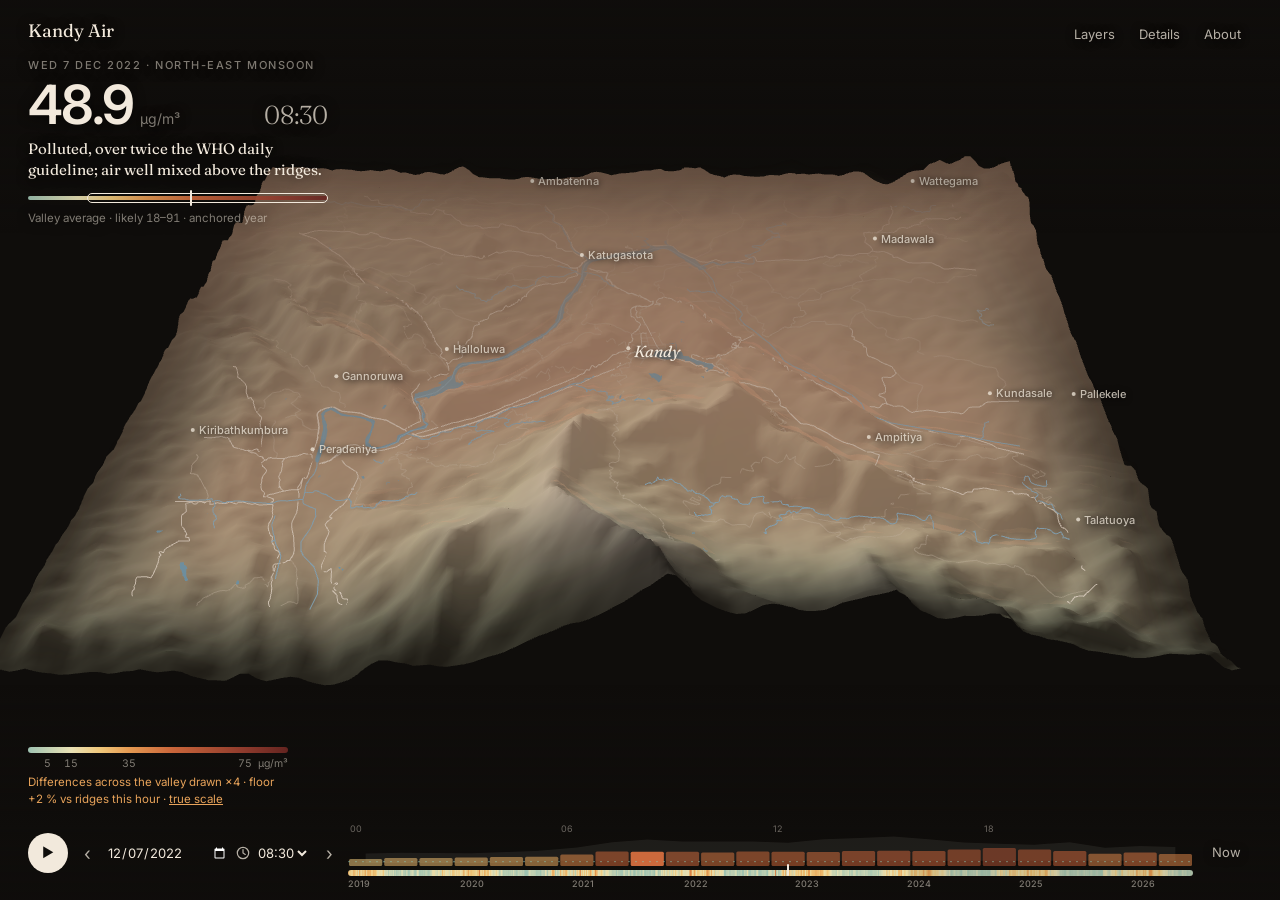
<file: index.html>
<!doctype html>
<html lang="en">
<head>
  <meta charset="utf-8" />
  <meta name="viewport" content="width=device-width, initial-scale=1" />
  <title>Kandy Air</title>
  <meta name="description" content="Fine-particle air pollution (PM2.5) over Kandy, Sri Lanka, reconstructed hour by hour at 1 km since 2019: how much, when, and how sure we are about where." />
  <link rel="preconnect" href="https://fonts.googleapis.com" />
  <link rel="preconnect" href="https://fonts.gstatic.com" crossorigin />
  <link href="https://fonts.googleapis.com/css2?family=Fraunces:ital,opsz,wght@0,9..144,300;0,9..144,400;1,9..144,400&family=Inter:wght@400;500;600&display=swap" rel="stylesheet" />
  <link rel="stylesheet" href="css/site.css?v=1793349600" />
  <script type="importmap">{ "imports": { "three": "./js/vendor/three.module.min.js" } }</script>
  <script>window.CITY_ID = 'kandy';</script>
</head>
<body>
  <div id="loading"><p>Filling the valley…</p></div>
  <div id="scene" aria-label="3-D view of the Kandy valley with this hour's PM2.5 drawn as haze. Drag to turn, click a place for its details."></div>
  <canvas id="flat" aria-label="Map of the Kandy valley with this hour's PM2.5"></canvas>
  <div class="shade"></div>
  <div class="tip" id="tip" hidden></div>
  <div class="busy" id="busy" hidden></div>

  <!-- the hour, in one glance -->
  <section class="now" aria-live="polite">
    <div class="mark">Kandy Air</div>
    <div class="eyebrow" id="c-date">–</div>
    <div class="val num"><span id="c-val">–</span><small>µg/m³</small><span class="t" id="c-time">–</span></div>
    <p class="say" id="c-say"></p>
    <div class="scale" id="c-scale"><div class="ramp"></div><div class="band" id="c-band"></div><div class="med" id="c-med"></div></div>
    <div class="sub num">Valley average · likely <span id="c-rng">–</span> · <span id="tier">anchored year</span></div>
  </section>

  <nav class="tools">
    <button class="tb" id="open-layers" aria-expanded="false">Layers</button>
    <button class="tb" id="open-details" aria-expanded="false">Details</button>
    <button class="tb" id="open-about">About</button>
  </nav>
  <div class="pop glass" id="layers" hidden>
    <label><input type="checkbox" id="wx-tg" /> Weather: wind, rain, mixing height</label>
    <label><input type="checkbox" id="roads-tg" checked /> Roads</label>
    <label><input type="checkbox" id="water-tg" checked /> Rivers &amp; lakes</label>
    <label><input type="checkbox" id="w-conf" /> Where the plausible maps agree</label>
    <label><input type="checkbox" id="true-tg" /> True colour scale (no ×4 stretch)</label>
    <button class="lnk" id="reset-view">Reset the view</button>
    <p class="fine hint">Drag to turn · scroll or pinch to zoom where you point · right-drag or two fingers to move</p>
  </div>

  <!-- map key: the honest label for the contrast stretch -->
  <div class="key" id="key">
    <div class="kramp"></div>
    <div class="kt num"><span>5</span><span>15</span><span>35</span><span>75 µg/m³</span></div>
    <button class="kstretch" id="k-stretch" title="Switch to the true colour scale"></button>
    <div class="kline" id="k-wx" hidden></div>
  </div>

  <!-- point details: follows its pin -->
  <div class="point glass" id="point" hidden>
    <div class="phd" id="pt-drag" title="Drag to move"><span class="pn" id="pt-name">–</span>
      <button class="x" id="point-x" aria-label="Close">×</button></div>
    <div class="pv num"><span id="pt-val">–</span><small>µg/m³</small><span class="pr" id="pt-rel">–</span></div>
    <div class="fine num" id="pt-sub">–</div>
    <svg class="spark" id="pt-spark" aria-label="This spot through the day (dashed: valley average)"></svg>
    <div class="pft"><span class="fine" id="pt-verdict">–</span><button class="lnk" id="pt-csv">CSV</button></div>
  </div>

  <!-- time -->
  <section class="time" aria-label="Time">
    <button class="play" id="play" aria-label="Play the day">▶</button>
    <button class="step" id="prev-day" aria-label="Previous day">‹</button>
    <label class="date"><input type="date" id="date" aria-label="Date" /></label>
    <label class="clock" title="Time of day (Sri Lanka time)"><svg viewBox="0 0 16 16" aria-hidden="true"><circle cx="8" cy="8" r="6.5"/><path d="M8 4v4l2.6 1.6"/></svg><select id="hour" aria-label="Time of day"></select></label>
    <button class="step" id="next-day" aria-label="Next day">›</button>
    <div class="ribbons">
      <div class="day" id="day"><svg id="day-svg"></svg></div>
      <div class="year" id="year"><canvas id="year-cv"></canvas><div id="year-lab"></div></div>
    </div>
    <button class="tb" id="latest">Now</button>
  </section>

  <!-- everything else, closed by default -->
  <aside class="drawer glass" id="drawer" hidden>
    <div class="dhead">
      <div class="tabs" role="tablist">
        <button role="tab" data-tab="air" aria-selected="true">Air</button>
        <button role="tab" data-tab="where" aria-selected="false">Where</button>
        <button role="tab" data-tab="weather" aria-selected="false">Weather</button>
        <button role="tab" data-tab="data" aria-selected="false">Data</button>
      </div>
      <button class="x" id="close-details" aria-label="Close details">×</button>
    </div>
    <div class="body">
      <div class="pane on" id="p-air">
        <p id="air-txt"></p>
        <div class="split"><div class="b" id="c-sb"></div><div class="l" id="c-sl"></div></div>
        <div class="legend2"><span><i style="background:var(--bg-tone)"></i>From outside <b class="num" id="c-pb">–</b></span>
          <span><i style="background:var(--accent)"></i>Made in the valley <b class="num" id="c-pl">–</b></span></div>
        <svg class="mini" id="air-stack" viewBox="0 0 300 120" preserveAspectRatio="none" aria-label="Background and local share through the day"></svg>
        <p class="fine">The split comes from a physical cap on how much of the air can be regional, not from a measured
          source split; across 2019–2023 the valley's own share is about half.</p>
        <div id="air-episode"></div>
        <h4>Documented episodes</h4>
        <div class="chips" id="episodes"></div>
      </div>

      <div class="pane" id="p-where">
        <p id="w-mix"></p>
        <h4>Places</h4>
        <div class="places" id="w-places"></div>
        <h4>Two towns</h4>
        <div class="pair"><select id="town-a" aria-label="First town"></select><span>and</span><select id="town-b" aria-label="Second town"></select></div>
        <div id="w-towns"></div>
        <h4>How sure</h4>
        <p class="fine">How much and when are scaled and fitted to the regulatory station. Where in the valley is physics,
          not measurement: the map's pattern is a satellite surface, stronger where air is trapped under the ridges, and
          its strength is not known. <span id="w-members"></span></p>
        <p class="fine">Kandy's town station reads about twice the Hantana ridge sensor, but mostly by day and least at
          night, when air is most trapped: more likely town traffic or the sensor reading high in humid nights than air
          pooling on the floor, so the map is not sharpened to match it.</p>
      </div>

      <div class="pane" id="p-weather">
        <div class="kv" id="wx-kv"></div>
        <p id="wx-txt"></p>
        <p class="fine" id="wx-cav"></p>
      </div>

      <div class="pane" id="p-data">
        <div class="chips">
          <button class="chip" id="dl-png">Picture of this view</button>
          <button class="chip" id="dl-field">This hour, every 1 km cell (CSV)</button>
          <button class="chip" id="copy-link">Copy a link to this hour</button>
        </div>
        <p class="fine" id="d-tier"></p>
        <p class="fine" id="d-integrity"></p>
        <h4>Credits</h4>
        <div class="kv fine" id="d-credits"></div>
        <p class="fine">Research reconstruction by Daminda Alahakoon (University of Peradeniya). Code and model:
          <a href="https://github.com/daminda1108/kandy_pm25_model">kandy_pm25_model</a>.</p>
      </div>
    </div>
  </aside>

  <div class="modal" id="about" role="dialog" aria-modal="true" aria-labelledby="about-h">
    <article class="glass">
      <button class="x" id="close-about" aria-label="Close">×</button>
      <h2 id="about-h">How it works</h2>
      <p>Each hour the valley's air is built from two parts. A <b>regional background</b> arrives from outside, carried by
        the monsoon winds over the whole island. On top of it the valley <b>adds its own</b>: traffic, cooking, burning,
        held in when the air above the ridges stops mixing.</p>
      <h3>How much, and when</h3>
      <p>The hour-to-hour total comes from a machine-learning model trained on two low-cost sensors near Kandy and driven
        by weather and a global chemistry forecast. Its yearly level comes from satellite estimates, scaled to the Central
        Environmental Authority's Kandy monitoring station; its daily cycle and its weekly rhythm (quieter Sunday and
        holiday mornings, including Poya days) are fitted to that station too. Checked on later
        station years (2022–2023) the level is about right on average (about 1 % low, with wide scatter from day to day);
        day to day it does about as well as a scaled global reanalysis.</p>
      <h3>Where in the valley</h3>
      <p>Nothing measures how the air differs between Kandy's towns: the valley has one regulatory station. The map's
        pattern is physics, not measurement. Its differences are small (a few per cent on a windy afternoon, up to a
        fifth between floor and ridges on a still night), so the map <b>draws them four times stronger</b> to make them
        visible; every number you read is unstretched, and Layers → True colour scale turns the stretch off. In valley
        cities that do have monitoring networks, two places 3–10 km apart usually differ by about 13 %; models learned
        there could not say which of two such places is dirtier.</p>
      <h3>Three kinds of year</h3>
      <p><b>2019–2023</b> are anchored to the satellite level and the station. <b>2024–2026</b> are an extension modelled
        from weather and chemistry; from mid-2025 their day-to-day ups and downs follow the CEA air-quality network in
        nearby towns. Their level reads about 40 % low against the Kandy station, which has itself read higher since it
        restarted in late 2022, so treat the level as uncertain.
        <b>Now</b> shows the latest analysis and a demonstration forecast.</p>
      <h3>Colours</h3>
      <p>Colours are fixed to World Health Organization values (2021): 5 µg/m³ is the annual guideline, 15 the 24-hour
        guideline, 35 and 75 interim targets. The valley average always has its true colour.</p>
    </article>
  </div>

  <script type="module" src="js/app.js?v=1793349600"></script>
</body>
</html>
</file>
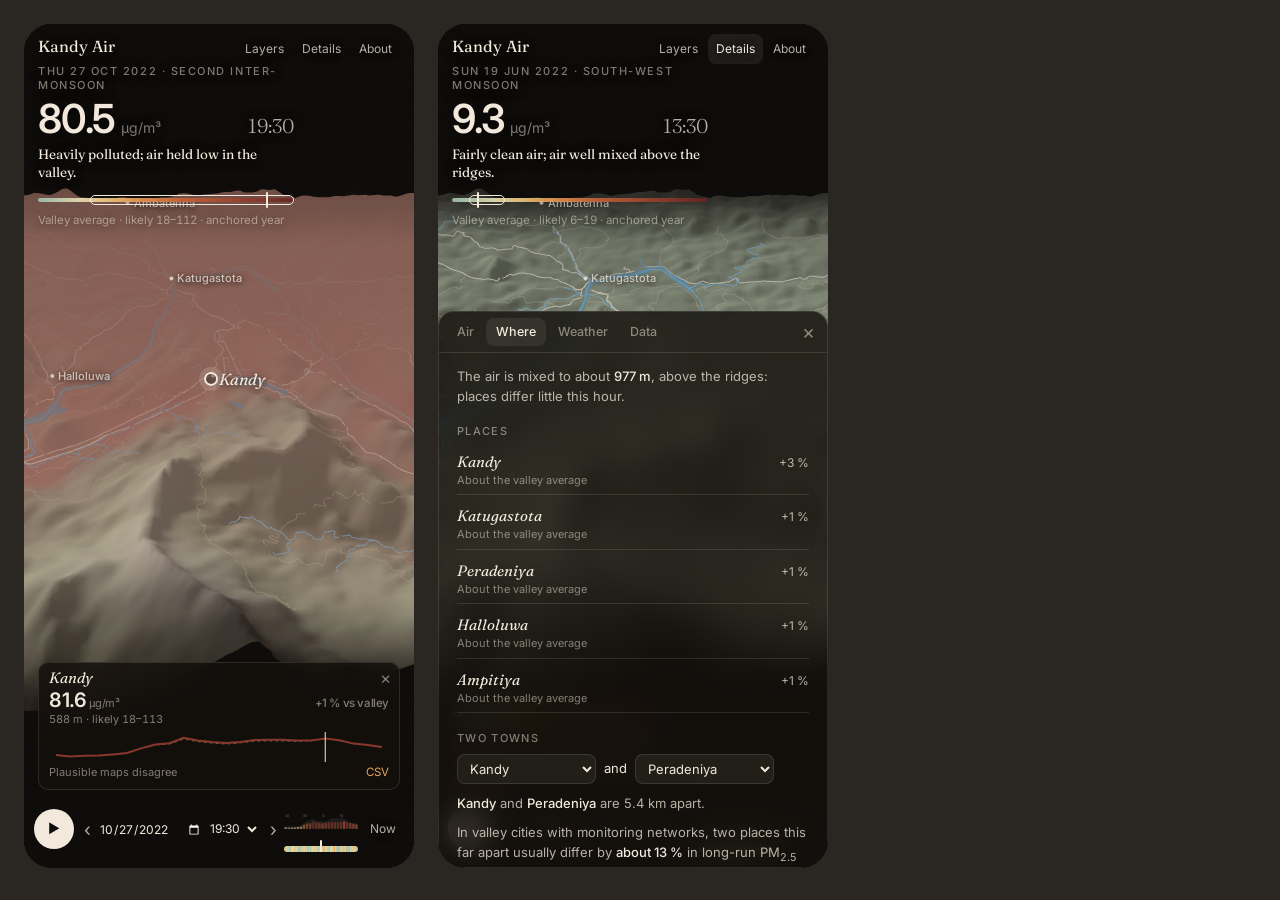
<file: design/A/phone_frame.html>
<!doctype html><meta charset="utf-8"><title>phone frame</title>
<style>body{margin:0;background:#2a2622;display:flex;gap:24px;padding:24px}iframe{border:0;border-radius:28px;background:#0f0d0b}</style>
<iframe src="../../index.html?ph=1#t=1666879200&p=7.2906,80.6337" width="390" height="844"></iframe>
<iframe src="../../index.html?ph=2#t=1655625600&d=where" width="390" height="844"></iframe>
</file>
<file: css/site.css>
/* Kandy Air — design A "The Valley", minimal pass (2026-10-29). The map is the page; the hour is a few lines of
   type over it; time is one slim strip; everything else waits behind Details. Tokens from the phase-0 mock-ups. */
:root {
  --ink-0: #0f0d0b; --ink-1: #17140f; --ink-2: #221e18;
  --ink-line: rgba(242, 233, 220, 0.12);
  --paper: #f2e9dc; --paper-2: rgba(242, 233, 220, 0.74); --paper-3: rgba(242, 233, 220, 0.50);
  --accent: #e8a35a; --cool: #8fc7b2; --bg-tone: #b9a88f;
  --pm-5: #9fc3b2; --pm-15: #e9e1b4; --pm-25: #efc77a; --pm-35: #e59a52; --pm-50: #c9653a; --pm-75: #8e3a2c;
  --ramp: linear-gradient(90deg, var(--pm-5) 0%, var(--pm-15) 16.7%, var(--pm-25) 27.8%, var(--pm-35) 38.9%,
                          var(--pm-50) 55.6%, var(--pm-75) 83.3%, #642420 100%);
  --font-display: 'Fraunces', 'Iowan Old Style', Georgia, serif;
  --font-ui: 'Inter', system-ui, -apple-system, 'Segoe UI', sans-serif;
  --gut: 28px; --blur: saturate(140%) blur(14px);
}
* { box-sizing: border-box; }
html, body { margin: 0; height: 100%; background: var(--ink-0); color: var(--paper); }
body { font: 400 14px/1.5 var(--font-ui); -webkit-font-smoothing: antialiased; overflow: hidden; }
button, select, input { font: inherit; color: inherit; }
a { color: var(--accent); }
[hidden] { display: none !important; }
.num { font-variant-numeric: tabular-nums lining-nums; }
.eyebrow { font: 500 11px/1.3 var(--font-ui); letter-spacing: .14em; text-transform: uppercase; color: var(--paper-3); }
.fine { font-size: 12px; color: var(--paper-3); }
.glass { background: rgba(20, 17, 13, 0.82); backdrop-filter: var(--blur); -webkit-backdrop-filter: var(--blur);
         border: 1px solid var(--ink-line); border-radius: 14px; }
.x { background: none; border: 0; color: var(--paper-3); font-size: 20px; line-height: 1; cursor: pointer; padding: 2px 6px; }
.x:hover { color: var(--paper); }

/* the map */
#scene { position: fixed; inset: 0; }
#scene canvas { display: block; touch-action: none; }
#flat { position: fixed; inset: 0; display: none; }
.no3d #flat { display: block; }
.shade { position: fixed; inset: 0; pointer-events: none;
  background: linear-gradient(180deg, rgba(15,13,11,.72) 0%, rgba(15,13,11,0) 26%, rgba(15,13,11,0) 76%, rgba(15,13,11,.8) 100%); }
.labels { position: absolute; inset: 0; pointer-events: none; overflow: hidden; }
.lbl { position: absolute; left: 0; top: 0; font: 500 11px/1 var(--font-ui); color: var(--paper-2); white-space: nowrap;
       text-shadow: 0 1px 6px rgba(0,0,0,.9); margin: -6px 0 0 8px; transition: opacity .2s; }
.lbl::before { content: ''; position: absolute; left: -8px; top: 3px; width: 4px; height: 4px; border-radius: 50%; background: var(--paper-2); }
.lbl.city { font: 400 italic 16px/1 var(--font-display); color: var(--paper); }
.pin { position: absolute; left: -7px; top: -7px; width: 14px; height: 14px; border-radius: 50%;
       border: 2px solid var(--paper); background: rgba(15,13,11,.35); box-shadow: 0 0 0 5px rgba(242,233,220,.15); }

/* the hour */
.now { position: fixed; left: var(--gut); top: 22px; width: 300px; z-index: 6; text-shadow: 0 1px 12px rgba(0,0,0,.6); }
.mark { font: 400 18px/1 var(--font-display); margin-bottom: 18px; }
.val { margin: 6px 0 2px; font: 600 54px/1 var(--font-ui); letter-spacing: -.03em; display: flex; align-items: baseline; gap: 6px; }
.val small { font: 400 14px var(--font-ui); color: var(--paper-3); letter-spacing: 0; }
.val .t { margin-left: auto; font: 300 26px/1 var(--font-display); letter-spacing: 0; color: var(--paper-2); }
.say { margin: 6px 0 10px; font: 400 15px/1.4 var(--font-display); color: var(--paper); }
.scale { position: relative; height: 16px; }
.scale .ramp { position: absolute; left: 0; right: 0; top: 6px; height: 4px; border-radius: 4px; background: var(--ramp); opacity: .9; }
.scale .band { position: absolute; top: 3px; height: 10px; border: 1.5px solid var(--paper); border-radius: 6px; transition: left .3s, width .3s; }
.scale .med { position: absolute; top: 0; width: 2px; height: 16px; background: var(--paper); border-radius: 2px; transition: left .3s; }
.sub { margin-top: 4px; font-size: 11.5px; color: var(--paper-3); }

/* top-right tools + layers popover */
.tools { position: fixed; top: 18px; right: var(--gut); z-index: 8; display: flex; gap: 2px; }
.tb { background: none; border: 0; color: var(--paper-2); font-size: 13px; padding: 7px 11px; border-radius: 8px; cursor: pointer;
      text-shadow: 0 1px 8px rgba(0,0,0,.7); }
.tb:hover, .tb[aria-expanded="true"] { color: var(--paper); background: rgba(242,233,220,.08); }
.pop { position: fixed; top: 56px; right: var(--gut); z-index: 9; padding: 10px 14px; display: grid; gap: 8px; font-size: 13px; }
.pop label { display: flex; gap: 8px; align-items: center; cursor: pointer; color: var(--paper-2); white-space: nowrap; }
.pop input { accent-color: var(--accent); }
.pop .hint { margin: 2px 0 0; max-width: 240px; white-space: normal; }
.pop .lnk { text-align: left; }
.kline { margin-top: 5px; font-size: 11.5px; color: var(--paper-2); display: flex; gap: 6px; align-items: center; }

/* hover readout + loading line */
.tip { position: fixed; left: 0; top: 0; z-index: 9; pointer-events: none; padding: 4px 8px; border-radius: 6px;
       background: rgba(15,13,11,.86); border: 1px solid var(--ink-line); font-size: 11.5px; color: var(--paper); white-space: nowrap; }
.tip b { font-weight: 600; }
.busy { position: fixed; left: 0; right: 0; top: 0; height: 2px; z-index: 30; overflow: hidden; }
.busy::after { content: ''; position: absolute; top: 0; height: 2px; width: 30%; background: var(--accent);
               animation: busy 1s ease-in-out infinite; }
@keyframes busy { 0% { left: -30%; } 100% { left: 100%; } }
.tb:focus-visible, .play:focus-visible, .step:focus-visible, .chip:focus-visible, .lnk:focus-visible, .tabs button:focus-visible {
  outline: 2px solid var(--accent); outline-offset: 2px; }

/* map key */
.key { position: fixed; left: var(--gut); bottom: 92px; width: 260px; z-index: 6; }
.kramp { height: 6px; border-radius: 6px; background: var(--ramp); }
.kt { display: flex; justify-content: space-between; font-size: 10.5px; color: var(--paper-3); margin-top: 3px; }
.kt span:nth-child(1) { margin-left: 2%; } /* rough WHO positions on the 0-90 ramp: 5, 15, 35, 75 */
.kstretch { margin-top: 6px; background: none; border: 0; padding: 0; font-size: 11.5px; color: var(--accent); cursor: pointer; text-align: left; }
.kstretch:hover { text-decoration: underline; }

/* point card: compact, follows its pin until dragged */
.point { position: fixed; left: 0; top: 0; z-index: 7; width: 200px; padding: 6px 10px 8px; border-radius: 10px; }
.phd { display: flex; align-items: center; gap: 6px; cursor: grab; touch-action: none; user-select: none; margin-right: -6px; }
.phd:active { cursor: grabbing; }
.pn { flex: 1; font: 400 italic 15px/1.2 var(--font-display); white-space: nowrap; overflow: hidden; text-overflow: ellipsis; }
.point .x { font-size: 17px; padding: 0 4px; }
.pv { margin: 2px 0 0; font: 600 20px/1.1 var(--font-ui); letter-spacing: -.02em; display: flex; align-items: baseline; gap: 3px; }
.pv small { font: 400 11px var(--font-ui); color: var(--paper-3); }
.pr { font: 500 11.5px var(--font-ui); margin-left: auto; }
.pr.up { color: var(--accent); } .pr.dn { color: var(--cool); } .pr.q { color: var(--paper-3); }
.point .fine { font-size: 11px; }
.spark { display: block; width: 100%; height: 30px; margin: 4px 0 2px; }
.pft { display: flex; justify-content: space-between; align-items: baseline; gap: 8px; }
.lnk { background: none; border: 0; padding: 0; font-size: 11.5px; color: var(--accent); cursor: pointer; }

/* time strip */
.time { position: fixed; left: var(--gut); right: var(--gut); bottom: 18px; z-index: 6; height: 58px;
        display: flex; align-items: center; gap: 8px; }
.play { flex: none; width: 40px; height: 40px; border-radius: 50%; background: var(--paper); color: var(--ink-0); border: 0;
        display: grid; place-items: center; font-size: 13px; cursor: pointer; }
.step { flex: none; background: none; border: 0; color: var(--paper-2); font-size: 18px; width: 22px; cursor: pointer; }
.date input { background: transparent; border: 0; color: var(--paper); font-size: 13px; width: 122px; color-scheme: dark; }
.clock { display: inline-flex; align-items: center; gap: 4px; color: var(--paper-2); }
.clock svg { width: 14px; height: 14px; fill: none; stroke: currentColor; stroke-width: 1.4; stroke-linecap: round; }
.clock select { background: transparent; border: 0; padding: 2px 0; font-size: 13px; color: var(--paper); cursor: pointer; color-scheme: dark; }
.clock select option { background: var(--ink-2); }
.ribbons { flex: 1; min-width: 0; display: grid; grid-template-rows: 1fr 12px; height: 58px; row-gap: 3px; }
.day { position: relative; min-height: 0; cursor: ew-resize; touch-action: none; }
.day svg { width: 100%; height: 100%; display: block; overflow: visible; }
.year { position: relative; cursor: ew-resize; touch-action: none; padding: 3px 0; margin: -3px 0; }
.year canvas { width: 100%; height: 6px; display: block; border-radius: 3px; }
.year:hover canvas { height: 8px; margin-top: -1px; }
.year .yl { position: absolute; top: 12px; font: 500 9px/1 var(--font-ui); color: var(--paper-3); }
.year .ext { display: none; }

/* details drawer */
.drawer { position: fixed; right: var(--gut); top: 60px; bottom: 92px; width: 360px; z-index: 7; display: flex; flex-direction: column; }
.dhead { display: flex; align-items: center; padding: 6px 6px 6px 8px; border-bottom: 1px solid var(--ink-line); }
.tabs { display: flex; gap: 2px; flex: 1; }
.tabs button { background: none; border: 0; font: 500 12.5px/1 var(--font-ui); color: var(--paper-3); padding: 8px 10px; border-radius: 8px; cursor: pointer; }
.tabs button[aria-selected="true"] { color: var(--paper); background: rgba(242,233,220,.08); }
.drawer .body { padding: 14px 18px 18px; overflow: auto; flex: 1; }
.pane { display: none; } .pane.on { display: block; }
.drawer h4 { font: 500 11px/1.3 var(--font-ui); letter-spacing: .12em; text-transform: uppercase; color: var(--paper-3); margin: 18px 0 8px; }
.drawer p { color: var(--paper-2); font-size: 13px; margin: 0 0 10px; }
.drawer p.fine { font-size: 12px; color: var(--paper-3); }
.drawer p b { color: var(--paper); font-weight: 500; }
.kv { display: grid; grid-template-columns: 1fr auto; row-gap: 6px; column-gap: 12px; font-size: 13px; margin: 4px 0 10px; }
.kv > span:nth-child(odd) { color: var(--paper-3); }
.split { display: flex; height: 6px; border-radius: 6px; overflow: hidden; margin: 6px 0 6px; background: rgba(242,233,220,.06); }
.split .b { background: var(--bg-tone); } .split .l { background: var(--accent); }
.legend2 { display: flex; justify-content: space-between; gap: 8px; font-size: 12px; color: var(--paper-2); margin-bottom: 8px; }
.legend2 i { display: inline-block; width: 8px; height: 8px; border-radius: 2px; margin-right: 6px; }
svg.mini { width: 100%; height: 90px; display: block; margin: 6px 0 8px; }
.places { display: grid; gap: 6px; }
.place { display: grid; grid-template-columns: 1fr auto; align-items: baseline; padding: 6px 0; border-bottom: 1px solid var(--ink-line); }
.place .nm { font: 400 italic 15px/1.2 var(--font-display); }
.place .vd { font-size: 12px; text-align: right; }
.place .rg { grid-column: 1 / -1; font-size: 11px; color: var(--paper-3); }
.v-up { color: var(--accent); } .v-dn { color: var(--cool); } .v-q { color: var(--paper-2); }
.pair { display: flex; gap: 8px; align-items: center; margin: 4px 0 10px; font-size: 13px; }
select { background: var(--ink-2); border: 1px solid var(--ink-line); border-radius: 8px; padding: 5px 8px; }
.chip { background: rgba(242,233,220,.06); border: 1px solid var(--ink-line); border-radius: 99px; padding: 5px 11px;
        font-size: 12px; cursor: pointer; color: var(--paper-2); }
.chip:hover { color: var(--paper); border-color: rgba(242,233,220,.3); }
.chips { display: flex; flex-wrap: wrap; gap: 6px; margin: 4px 0 12px; }

/* about */
.modal { position: fixed; inset: 0; z-index: 20; background: rgba(15,13,11,.72); display: none; place-items: center; padding: 24px; }
.modal.on { display: grid; }
.modal article { position: relative; max-width: 680px; max-height: 86vh; overflow: auto; padding: 28px 32px; }
.modal .x { position: absolute; right: 10px; top: 10px; }
.modal h2 { font: 300 30px/1.1 var(--font-display); margin: 0 0 14px; }
.modal h3 { font: 400 19px/1.25 var(--font-display); margin: 20px 0 6px; }
.modal p { color: var(--paper-2); font-size: 14px; }

#loading { position: fixed; inset: 0; z-index: 30; display: grid; place-items: center; background: var(--ink-0); transition: opacity .45s; }
#loading.done { opacity: 0; pointer-events: none; }
#loading p { font: 300 22px var(--font-display); color: var(--paper-2); }
#loading .err { color: var(--accent); font: 400 15px var(--font-ui); max-width: 520px; text-align: center; }

/* phone: map fills the screen; the hour on top, time at the bottom, details as a bottom sheet */
@media (max-width: 760px) {
  :root { --gut: 14px; }
  .now { width: auto; right: 120px; top: 14px; }
  .mark { margin-bottom: 10px; font-size: 16px; }
  .val { font-size: 40px; } .val .t { font-size: 20px; }
  .say { font-size: 13.5px; }
  .tools { top: 10px; }
  .tb { padding: 6px 8px; font-size: 12px; }
  .key { bottom: 84px; width: 200px; }
  .time { left: 10px; right: 10px; bottom: 10px; gap: 4px; }
  .date input { width: 104px; font-size: 12px; }
  .clock svg { display: none; } .clock select { font-size: 12px; }
  .step { width: 16px; }
  .drawer { left: 0; right: 0; bottom: 0; top: 34vh; width: auto; border-radius: 16px 16px 0 0; z-index: 12; }
  .point { left: 14px; right: 14px; top: auto; bottom: 78px; width: auto; transform: none !important; }
  .year .yl { display: none; }
  .key { bottom: 78px; }
  body:has(.point:not([hidden])) .key { display: none; }
  .modal article { padding: 22px 20px; }
}
@media (prefers-reduced-motion: reduce) { * { animation: none !important; transition: none !important; } }
</file>
